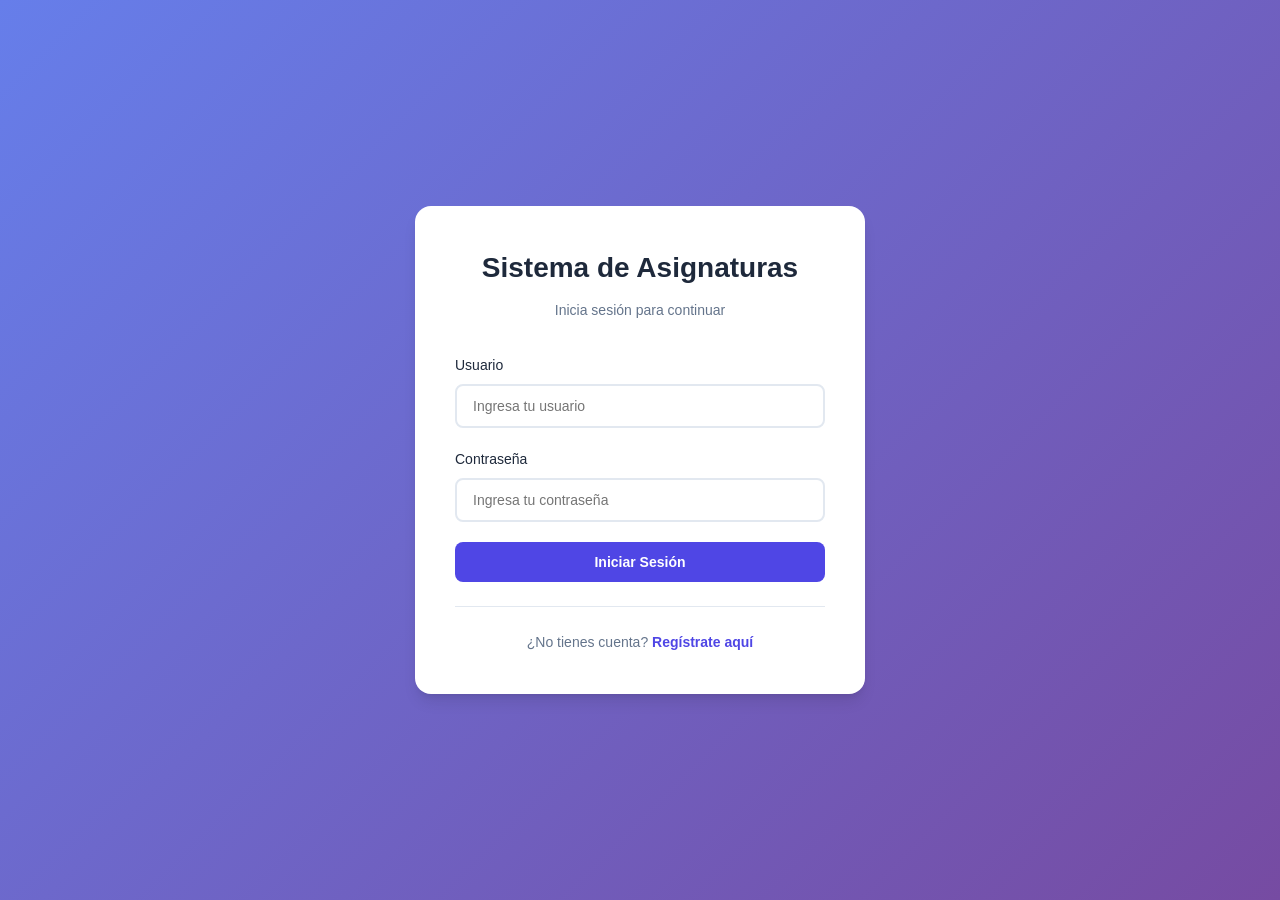
<file: src/main/resources/static/index.html>
<!DOCTYPE html>
<html lang="es">
<head>
    <meta charset="UTF-8">
    <meta name="viewport" content="width=device-width, initial-scale=1.0">
    <title>Inicio de Sesión - Sistema de Asignaturas</title>
    <link rel="stylesheet" href="css/styles.css">
</head>
<body>
    <div class="container">
        <div class="auth-card">
            <div class="auth-header">
                <h1>Sistema de Asignaturas</h1>
                <p>Inicia sesión para continuar</p>
            </div>
            
            <form id="loginForm" class="auth-form">
                <div class="form-group">
                    <label for="username">Usuario</label>
                    <input type="text" id="username" name="username" required 
                           placeholder="Ingresa tu usuario">
                </div>
                
                <div class="form-group">
                    <label for="password">Contraseña</label>
                    <input type="password" id="password" name="password" required 
                           placeholder="Ingresa tu contraseña">
                </div>
                
                <div id="errorMessage" class="error-message"></div>
                
                <button type="submit" class="btn btn-primary">
                    Iniciar Sesión
                </button>
            </form>
            
            <div class="auth-footer">
                <p>¿No tienes cuenta? <a href="register.html">Regístrate aquí</a></p>
            </div>
        </div>
    </div>
    
    <script src="js/auth.js"></script>
</body>
</html>
</file>
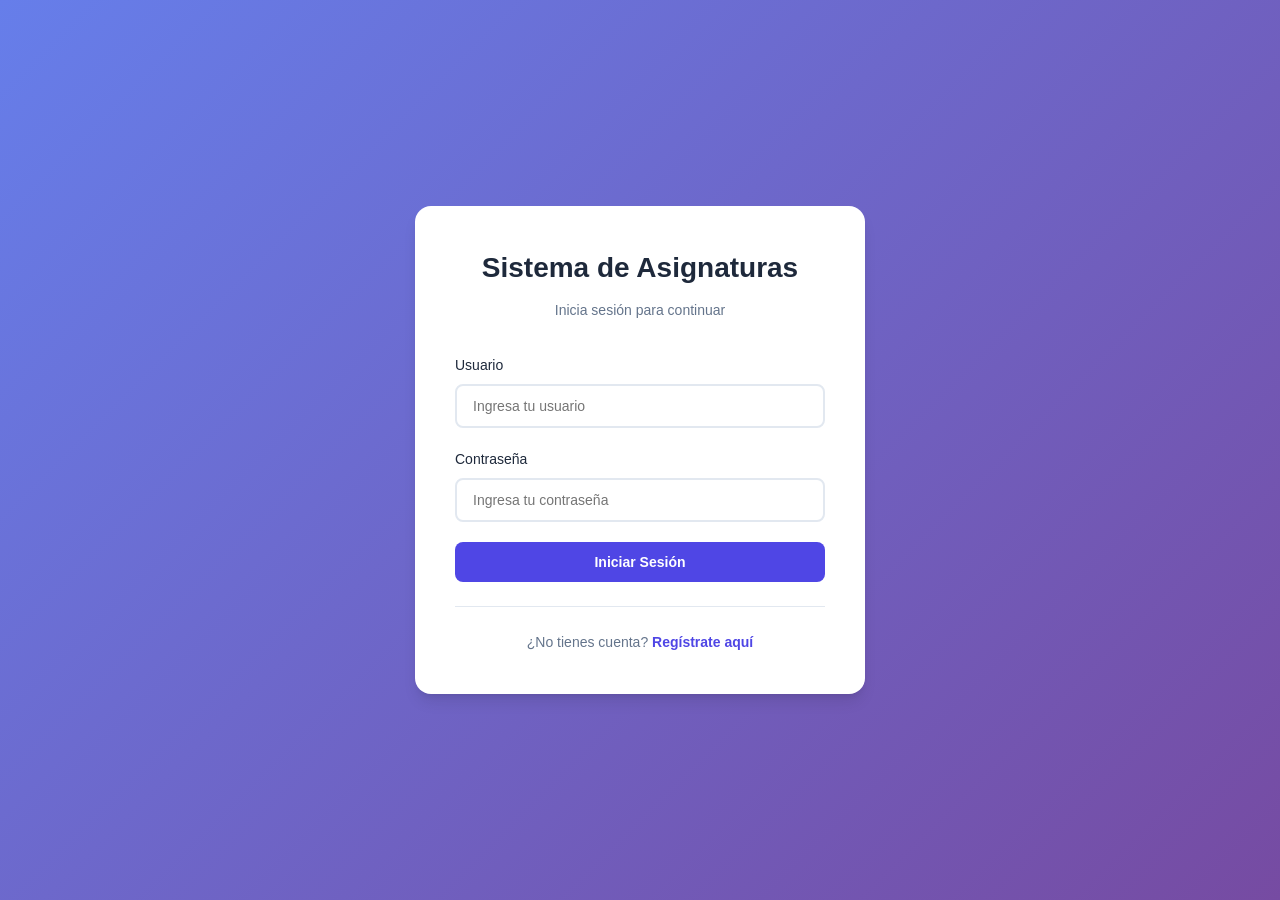
<file: src/main/resources/static/dashboard.html>
<!DOCTYPE html>
<html lang="es">
<head>
    <meta charset="UTF-8">
    <meta name="viewport" content="width=device-width, initial-scale=1.0">
    <title>Dashboard - Sistema de Asignaturas</title>
    <link rel="stylesheet" href="css/styles.css">
</head>
<body>
    <div class="dashboard-container">
        <!-- Navbar -->
        <nav class="navbar">
            <div class="nav-brand">
                <h2>Sistema de Asignaturas</h2>
            </div>
            <div class="nav-user">
                <span id="userInfo">Bienvenido, <strong id="userName"></strong></span>
                <span class="user-role" id="userRole"></span>
                <button onclick="logout()" class="btn btn-logout">Cerrar Sesión</button>
            </div>
        </nav>

        <!-- Main Content -->
        <div class="main-content">
            <!-- Rector: Crear/Editar Asignatura -->
            <div id="rectorSection" class="section" style="display: none;">
                <div class="section-header">
                    <h3>Gestión de Asignaturas (Rector)</h3>
                    <button onclick="showCreateForm()" class="btn btn-primary">+ Nueva Asignatura</button>
                </div>

                <!-- Formulario Crear/Editar -->
                <div id="asignaturaForm" class="form-card" style="display: none;">
                    <h4 id="formTitle">Nueva Asignatura</h4>
                    <form id="formAsignatura">
                        <input type="hidden" id="asignaturaId">
                        
                        <div class="form-row">
                            <div class="form-group">
                                <label for="nombre">Nombre *</label>
                                <input type="text" id="nombre" required placeholder="Ej: Matemáticas">
                            </div>
                            
                            <div class="form-group">
                                <label for="salon">Salón *</label>
                                <input type="number" id="salon" required placeholder="Ej: 101">
                            </div>
                        </div>
                        
                        <div class="form-group">
                            <label for="descripcion">Descripción</label>
                            <textarea id="descripcion" rows="3" placeholder="Descripción de la asignatura"></textarea>
                        </div>
                        
                        <div class="form-row">
                            <div class="form-group">
                                <label for="horarioInicio">Horario Inicio</label>
                                <input type="time" id="horarioInicio" placeholder="HH:mm">
                            </div>
                            
                            <div class="form-group">
                                <label for="horarioFin">Horario Fin</label>
                                <input type="time" id="horarioFin" placeholder="HH:mm">
                            </div>
                        </div>
                        
                        <div class="form-group">
                            <label for="docenteId">Docente Encargado</label>
                            <select id="docenteId">
                                <option value="">Sin asignar</option>
                            </select>
                        </div>
                        
                        <div class="form-actions">
                            <button type="submit" class="btn btn-primary">Guardar</button>
                            <button type="button" onclick="cancelForm()" class="btn btn-secondary">Cancelar</button>
                        </div>
                    </form>
                </div>
            </div>

            <!-- Docente: Actualizar Horarios -->
            <div id="docenteSection" class="section" style="display: none;">
                <div class="section-header">
                    <h3>Actualizar Horarios (Docente)</h3>
                </div>
                
                <div id="docenteHorarioForm" class="form-card" style="display: none;">
                    <h4>Actualizar Horarios</h4>
                    <form id="formHorarioDocente">
                        <input type="hidden" id="horarioAsignaturaId">
                        
                        <div class="form-group">
                            <label>Asignatura</label>
                            <input type="text" id="horarioAsignaturaNombre" disabled>
                        </div>
                        
                        <div class="form-row">
                            <div class="form-group">
                                <label for="horarioDocenteInicio">Horario Inicio *</label>
                                <input type="time" id="horarioDocenteInicio" required>
                            </div>
                            
                            <div class="form-group">
                                <label for="horarioDocenteFin">Horario Fin *</label>
                                <input type="time" id="horarioDocenteFin" required>
                            </div>
                        </div>
                        
                        <div class="form-actions">
                            <button type="submit" class="btn btn-primary">Actualizar Horarios</button>
                            <button type="button" onclick="cancelDocenteForm()" class="btn btn-secondary">Cancelar</button>
                        </div>
                    </form>
                </div>
            </div>

            <!-- Lista de Asignaturas (Todos) -->
            <div class="section">
                <div class="section-header">
                    <h3>Lista de Asignaturas</h3>
                    <button onclick="loadAsignaturas()" class="btn btn-secondary">🔄 Actualizar</button>
                </div>
                
                <div id="errorMessage" class="error-message"></div>
                <div id="successMessage" class="success-message"></div>
                
                <div id="asignaturasContainer" class="cards-grid">
                    <!-- Las tarjetas se cargarán dinámicamente -->
                </div>
            </div>
        </div>
    </div>
    
    <script src="js/dashboard.js"></script>
</body>
</html>
</file>
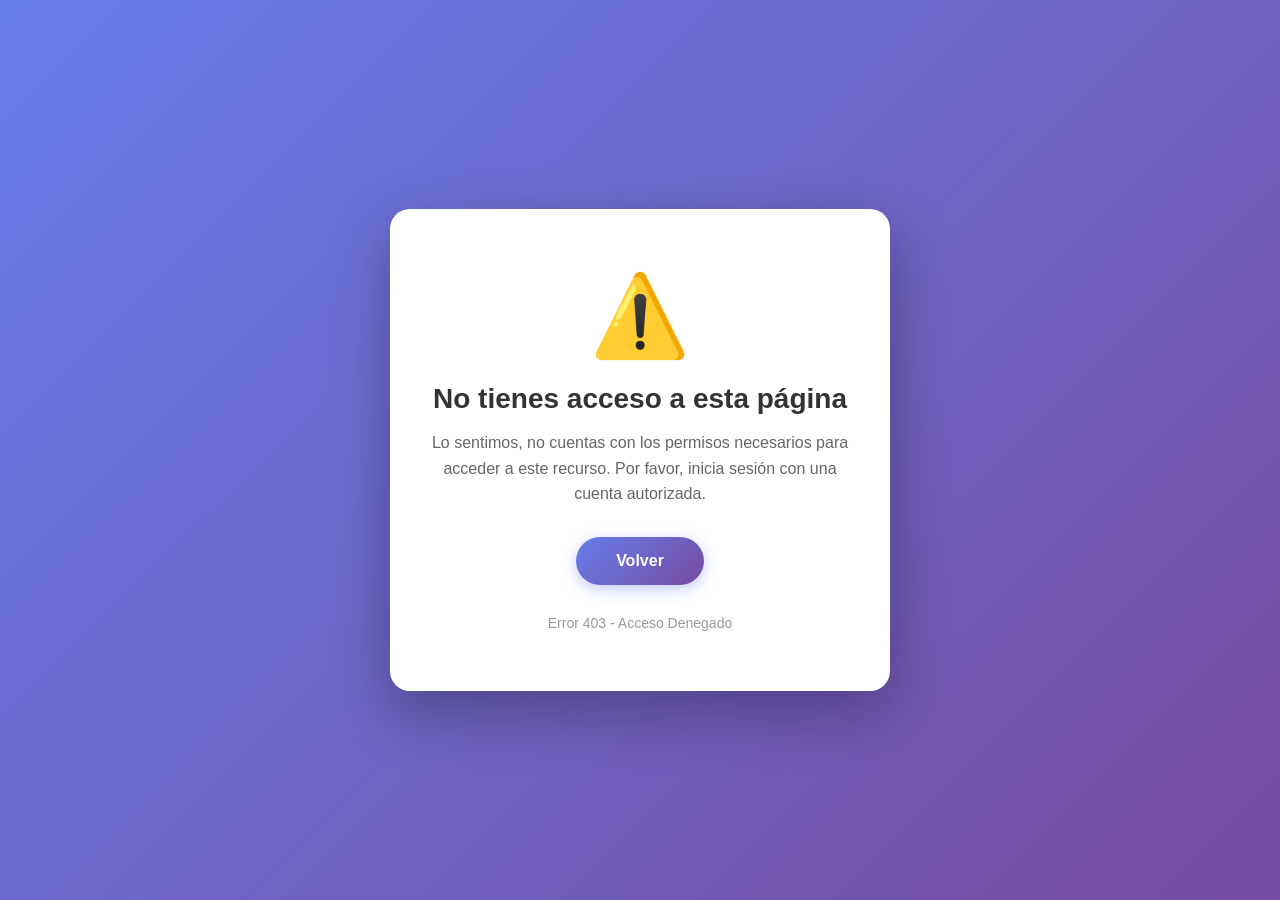
<file: src/main/resources/static/error-acceso.html>
<!DOCTYPE html>
<html lang="es">
<head>
    <meta charset="UTF-8">
    <meta name="viewport" content="width=device-width, initial-scale=1.0">
    <title>Acceso Denegado</title>
    <style>
        * {
            margin: 0;
            padding: 0;
            box-sizing: border-box;
        }

        body {
            font-family: -apple-system, BlinkMacSystemFont, 'Segoe UI', Roboto, Oxygen, Ubuntu, Cantarell, sans-serif;
            background: linear-gradient(135deg, #667eea 0%, #764ba2 100%);
            min-height: 100vh;
            display: flex;
            justify-content: center;
            align-items: center;
            padding: 20px;
        }

        .container {
            background: white;
            border-radius: 20px;
            box-shadow: 0 20px 60px rgba(0, 0, 0, 0.3);
            padding: 60px 40px;
            text-align: center;
            max-width: 500px;
            width: 100%;
            animation: slideIn 0.5s ease-out;
        }

        @keyframes slideIn {
            from {
                opacity: 0;
                transform: translateY(-30px);
            }
            to {
                opacity: 1;
                transform: translateY(0);
            }
        }

        .icon {
            font-size: 80px;
            margin-bottom: 20px;
            animation: bounce 2s infinite;
        }

        @keyframes bounce {
            0%, 100% {
                transform: translateY(0);
            }
            50% {
                transform: translateY(-10px);
            }
        }

        h1 {
            color: #333;
            font-size: 28px;
            margin-bottom: 15px;
            font-weight: 600;
        }

        p {
            color: #666;
            font-size: 16px;
            margin-bottom: 30px;
            line-height: 1.6;
        }

        .btn {
            display: inline-block;
            background: linear-gradient(135deg, #667eea 0%, #764ba2 100%);
            color: white;
            padding: 15px 40px;
            border-radius: 50px;
            text-decoration: none;
            font-size: 16px;
            font-weight: 600;
            transition: all 0.3s ease;
            box-shadow: 0 4px 15px rgba(102, 126, 234, 0.4);
        }

        .btn:hover {
            transform: translateY(-2px);
            box-shadow: 0 6px 20px rgba(102, 126, 234, 0.6);
        }

        .btn:active {
            transform: translateY(0);
        }

        .error-code {
            color: #999;
            font-size: 14px;
            margin-top: 30px;
            font-weight: 500;
        }
    </style>
</head>
<body>
    <div class="container">
        <div class="icon">⚠️</div>
        <h1>No tienes acceso a esta página</h1>
        <p>Lo sentimos, no cuentas con los permisos necesarios para acceder a este recurso. Por favor, inicia sesión con una cuenta autorizada.</p>
        <a href="/" class="btn">Volver</a>
        <div class="error-code">Error 403 - Acceso Denegado</div>
    </div>
</body>
</html>
</file>
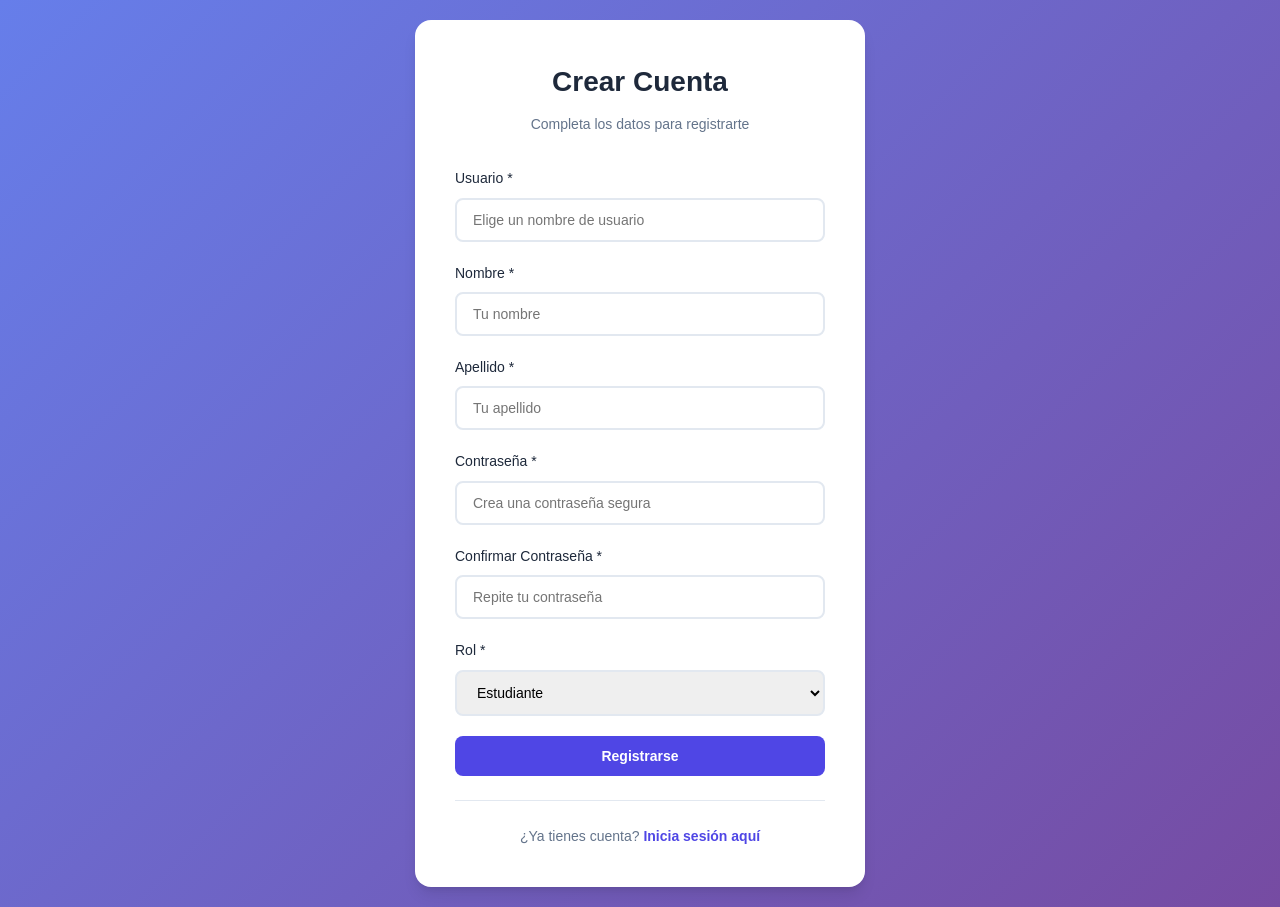
<file: src/main/resources/static/register.html>
<!DOCTYPE html>
<html lang="es">
<head>
    <meta charset="UTF-8">
    <meta name="viewport" content="width=device-width, initial-scale=1.0">
    <title>Registro - Sistema de Asignaturas</title>
    <link rel="stylesheet" href="css/styles.css">
</head>
<body>
    <div class="container">
        <div class="auth-card">
            <div class="auth-header">
                <h1>Crear Cuenta</h1>
                <p>Completa los datos para registrarte</p>
            </div>
            
            <form id="registerForm" class="auth-form">
                <div class="form-group">
                    <label for="username">Usuario *</label>
                    <input type="text" id="username" name="username" required 
                           placeholder="Elige un nombre de usuario">
                </div>
                
                <div class="form-group">
                    <label for="nombre">Nombre *</label>
                    <input type="text" id="nombre" name="nombre" required 
                           placeholder="Tu nombre">
                </div>
                
                <div class="form-group">
                    <label for="apellido">Apellido *</label>
                    <input type="text" id="apellido" name="apellido" required 
                           placeholder="Tu apellido">
                </div>
                
                <div class="form-group">
                    <label for="password">Contraseña *</label>
                    <input type="password" id="password" name="password" required 
                           placeholder="Crea una contraseña segura">
                </div>
                
                <div class="form-group">
                    <label for="confirmPassword">Confirmar Contraseña *</label>
                    <input type="password" id="confirmPassword" name="confirmPassword" required 
                           placeholder="Repite tu contraseña">
                </div>
                
                <div class="form-group">
                    <label for="rol">Rol *</label>
                    <select id="rol" name="rol" required>
                        <option value="ESTUDIANTE">Estudiante</option>
                        <option value="DOCENTE">Docente</option>
                        <option value="RECTOR">Rector</option>
                    </select>
                </div>
                
                <div id="errorMessage" class="error-message"></div>
                <div id="successMessage" class="success-message"></div>
                
                <button type="submit" class="btn btn-primary">
                    Registrarse
                </button>
            </form>
            
            <div class="auth-footer">
                <p>¿Ya tienes cuenta? <a href="index.html">Inicia sesión aquí</a></p>
            </div>
        </div>
    </div>
    
    <script src="js/register.js"></script>
</body>
</html>
</file>
<file: src/main/resources/static/css/styles.css>
/* Variables de colores */
:root {
    --primary-color: #4f46e5;
    --primary-dark: #4338ca;
    --secondary-color: #64748b;
    --success-color: #10b981;
    --danger-color: #ef4444;
    --warning-color: #f59e0b;
    --bg-color: #f8fafc;
    --card-bg: #ffffff;
    --text-primary: #1e293b;
    --text-secondary: #64748b;
    --border-color: #e2e8f0;
    --shadow: 0 1px 3px 0 rgb(0 0 0 / 0.1), 0 1px 2px -1px rgb(0 0 0 / 0.1);
    --shadow-lg: 0 10px 15px -3px rgb(0 0 0 / 0.1), 0 4px 6px -4px rgb(0 0 0 / 0.1);
}

* {
    margin: 0;
    padding: 0;
    box-sizing: border-box;
}

body {
    font-family: 'Inter', -apple-system, BlinkMacSystemFont, 'Segoe UI', Roboto, sans-serif;
    background: linear-gradient(135deg, #667eea 0%, #764ba2 100%);
    color: var(--text-primary);
    line-height: 1.6;
    min-height: 100vh;
}

/* ========== AUTH PAGES ========== */
.container {
    display: flex;
    justify-content: center;
    align-items: center;
    min-height: 100vh;
    padding: 20px;
}

.auth-card {
    background: var(--card-bg);
    padding: 40px;
    border-radius: 16px;
    box-shadow: var(--shadow-lg);
    width: 100%;
    max-width: 450px;
    animation: fadeIn 0.5s ease-in;
}

@keyframes fadeIn {
    from {
        opacity: 0;
        transform: translateY(-20px);
    }
    to {
        opacity: 1;
        transform: translateY(0);
    }
}

.auth-header {
    text-align: center;
    margin-bottom: 32px;
}

.auth-header h1 {
    color: var(--text-primary);
    font-size: 28px;
    margin-bottom: 8px;
}

.auth-header p {
    color: var(--text-secondary);
    font-size: 14px;
}

.auth-form {
    margin-bottom: 24px;
}

.form-group {
    margin-bottom: 20px;
}

.form-group label {
    display: block;
    margin-bottom: 8px;
    color: var(--text-primary);
    font-weight: 500;
    font-size: 14px;
}

.form-group input,
.form-group select,
.form-group textarea {
    width: 100%;
    padding: 12px 16px;
    border: 2px solid var(--border-color);
    border-radius: 8px;
    font-size: 14px;
    transition: all 0.3s ease;
    font-family: inherit;
}

.form-group input:focus,
.form-group select:focus,
.form-group textarea:focus {
    outline: none;
    border-color: var(--primary-color);
    box-shadow: 0 0 0 3px rgba(79, 70, 229, 0.1);
}

.form-group textarea {
    resize: vertical;
    min-height: 80px;
}

.btn {
    padding: 12px 24px;
    border: none;
    border-radius: 8px;
    font-size: 14px;
    font-weight: 600;
    cursor: pointer;
    transition: all 0.3s ease;
    display: inline-flex;
    align-items: center;
    justify-content: center;
    gap: 8px;
}

.btn-primary {
    background: var(--primary-color);
    color: white;
    width: 100%;
}

.btn-primary:hover {
    background: var(--primary-dark);
    transform: translateY(-2px);
    box-shadow: var(--shadow-lg);
}

.btn-secondary {
    background: var(--secondary-color);
    color: white;
}

.btn-secondary:hover {
    background: #475569;
}

.btn-danger {
    background: var(--danger-color);
    color: white;
}

.btn-danger:hover {
    background: #dc2626;
}

.btn-logout {
    background: transparent;
    color: var(--text-primary);
    border: 2px solid var(--border-color);
    padding: 8px 16px;
}

.btn-logout:hover {
    background: var(--bg-color);
}

.auth-footer {
    text-align: center;
    padding-top: 24px;
    border-top: 1px solid var(--border-color);
}

.auth-footer p {
    color: var(--text-secondary);
    font-size: 14px;
}

.auth-footer a {
    color: var(--primary-color);
    text-decoration: none;
    font-weight: 600;
}

.auth-footer a:hover {
    text-decoration: underline;
}

.error-message {
    background: #fee2e2;
    color: #991b1b;
    padding: 12px 16px;
    border-radius: 8px;
    margin-bottom: 16px;
    font-size: 14px;
    display: none;
    border-left: 4px solid var(--danger-color);
}

.error-message.show {
    display: block;
    animation: slideIn 0.3s ease;
}

.success-message {
    background: #d1fae5;
    color: #065f46;
    padding: 12px 16px;
    border-radius: 8px;
    margin-bottom: 16px;
    font-size: 14px;
    display: none;
    border-left: 4px solid var(--success-color);
}

.success-message.show {
    display: block;
    animation: slideIn 0.3s ease;
}

@keyframes slideIn {
    from {
        opacity: 0;
        transform: translateX(-10px);
    }
    to {
        opacity: 1;
        transform: translateX(0);
    }
}

/* ========== DASHBOARD ========== */
.dashboard-container {
    min-height: 100vh;
    background: var(--bg-color);
}

.navbar {
    background: var(--card-bg);
    padding: 16px 32px;
    box-shadow: var(--shadow);
    display: flex;
    justify-content: space-between;
    align-items: center;
    position: sticky;
    top: 0;
    z-index: 100;
}

.nav-brand h2 {
    color: var(--primary-color);
    font-size: 24px;
}

.nav-user {
    display: flex;
    align-items: center;
    gap: 16px;
}

.user-role {
    background: var(--primary-color);
    color: white;
    padding: 4px 12px;
    border-radius: 12px;
    font-size: 12px;
    font-weight: 600;
    text-transform: uppercase;
}

.main-content {
    max-width: 1200px;
    margin: 0 auto;
    padding: 32px 20px;
}

.section {
    background: var(--card-bg);
    padding: 24px;
    border-radius: 12px;
    box-shadow: var(--shadow);
    margin-bottom: 24px;
}

.section-header {
    display: flex;
    justify-content: space-between;
    align-items: center;
    margin-bottom: 24px;
    padding-bottom: 16px;
    border-bottom: 2px solid var(--border-color);
}

.section-header h3 {
    color: var(--text-primary);
    font-size: 20px;
}

.form-card {
    background: var(--bg-color);
    padding: 24px;
    border-radius: 12px;
    margin-bottom: 24px;
    border: 2px solid var(--border-color);
}

.form-card h4 {
    margin-bottom: 20px;
    color: var(--text-primary);
}

.form-row {
    display: grid;
    grid-template-columns: repeat(auto-fit, minmax(200px, 1fr));
    gap: 16px;
}

.form-actions {
    display: flex;
    gap: 12px;
    margin-top: 24px;
}

.form-actions .btn {
    flex: 1;
}

/* Cards Grid */
.cards-grid {
    display: grid;
    grid-template-columns: repeat(auto-fill, minmax(300px, 1fr));
    gap: 20px;
}

.asignatura-card {
    background: var(--card-bg);
    border: 2px solid var(--border-color);
    border-radius: 12px;
    padding: 20px;
    transition: all 0.3s ease;
}

.asignatura-card:hover {
    transform: translateY(-4px);
    box-shadow: var(--shadow-lg);
    border-color: var(--primary-color);
}

.asignatura-card h4 {
    color: var(--primary-color);
    font-size: 18px;
    margin-bottom: 8px;
}

.asignatura-card p {
    color: var(--text-secondary);
    font-size: 14px;
    margin-bottom: 12px;
}

.asignatura-info {
    display: flex;
    flex-direction: column;
    gap: 8px;
    margin: 16px 0;
    padding: 12px;
    background: var(--bg-color);
    border-radius: 8px;
}

.info-item {
    display: flex;
    justify-content: space-between;
    align-items: center;
    font-size: 14px;
}

.info-label {
    color: var(--text-secondary);
    font-weight: 500;
}

.info-value {
    color: var(--text-primary);
    font-weight: 600;
}

.card-actions {
    display: flex;
    gap: 8px;
    margin-top: 16px;
}

.card-actions .btn {
    flex: 1;
    padding: 8px 12px;
    font-size: 13px;
}

/* Empty state */
.empty-state {
    text-align: center;
    padding: 60px 20px;
    color: var(--text-secondary);
}

.empty-state h3 {
    font-size: 20px;
    margin-bottom: 8px;
    color: var(--text-primary);
}

.empty-state p {
    font-size: 14px;
}

/* Loading */
.loading {
    display: flex;
    justify-content: center;
    align-items: center;
    padding: 40px;
}

.spinner {
    border: 4px solid var(--border-color);
    border-top: 4px solid var(--primary-color);
    border-radius: 50%;
    width: 40px;
    height: 40px;
    animation: spin 1s linear infinite;
}

@keyframes spin {
    0% { transform: rotate(0deg); }
    100% { transform: rotate(360deg); }
}

/* Responsive */
@media (max-width: 768px) {
    .navbar {
        flex-direction: column;
        gap: 12px;
        padding: 16px;
    }
    
    .nav-user {
        flex-direction: column;
        gap: 8px;
    }
    
    .form-row {
        grid-template-columns: 1fr;
    }
    
    .cards-grid {
        grid-template-columns: 1fr;
    }
    
    .section-header {
        flex-direction: column;
        gap: 12px;
        align-items: flex-start;
    }
}
</file>
